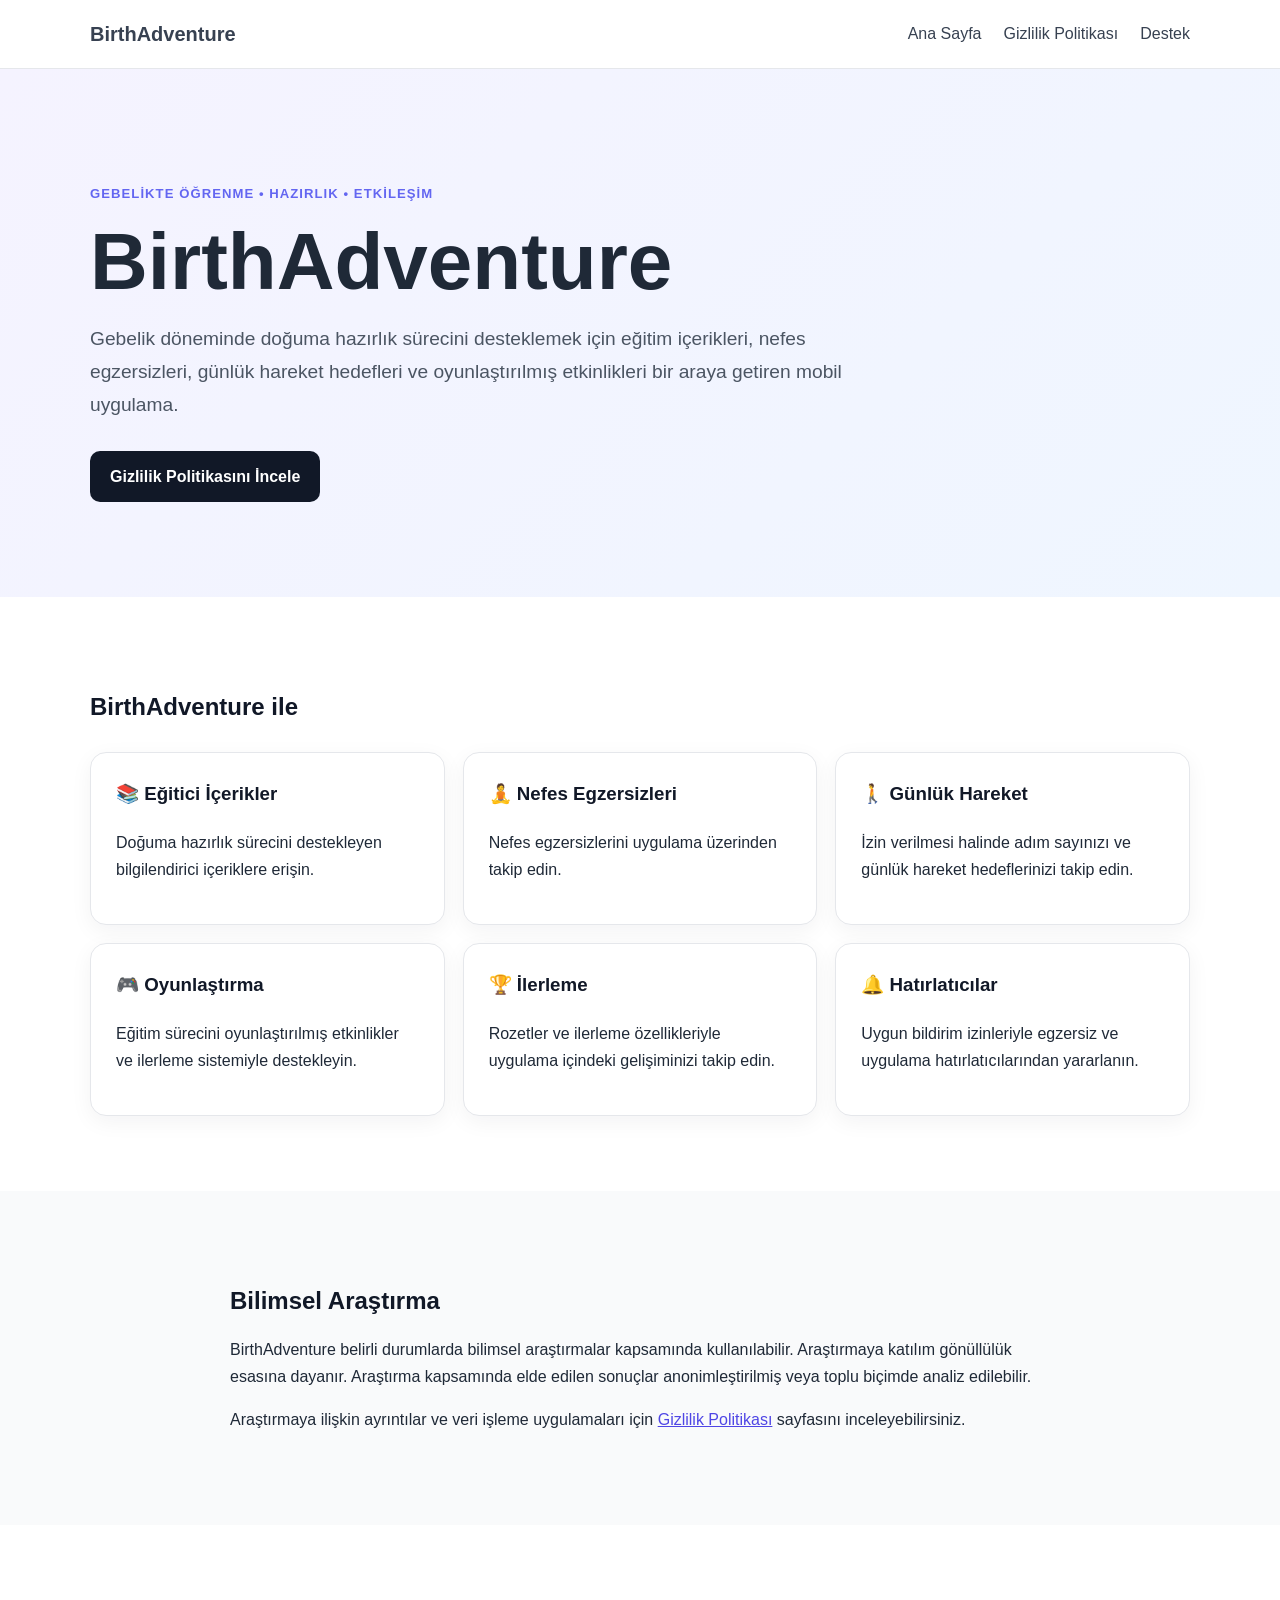
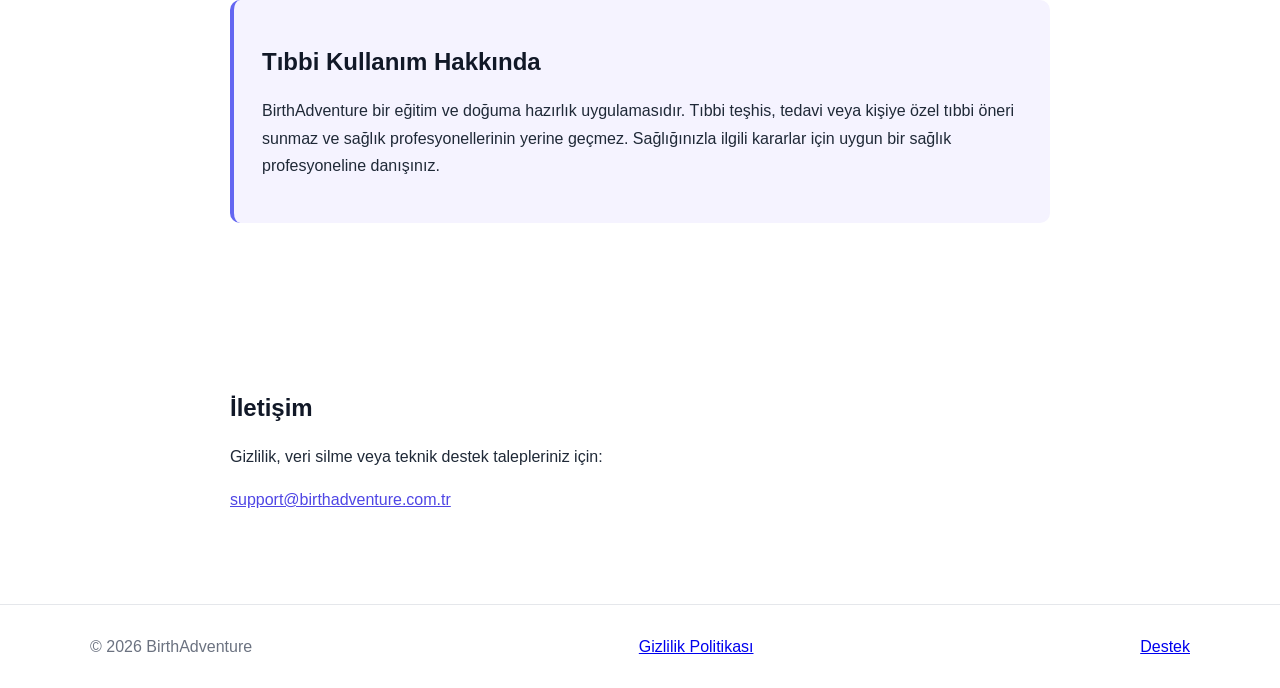
<file: index.html>
<!DOCTYPE html>
<html lang="tr">
<head>
  <meta charset="UTF-8">
  <meta name="viewport" content="width=device-width, initial-scale=1.0">
  <title>BirthAdventure | Gebelikte Öğrenme ve Doğuma Hazırlık</title>
  <meta name="description" content="BirthAdventure, gebelik döneminde eğitim, nefes egzersizleri, günlük hareket hedefleri ve oyunlaştırılmış etkinlikler sunan mobil uygulamadır.">
  <link rel="stylesheet" href="style.css">
</head>
<body>
<header class="site-header">
  <div class="container nav">
    <a class="brand" href="index.html">BirthAdventure</a>
    <nav>
      <a href="index.html">Ana Sayfa</a>
      <a href="privacy.html">Gizlilik Politikası</a>
       <a href="support.html">Destek</a>
    </nav>
  </div>
</header>

<main>
  <section class="hero">
    <div class="container">
      <span class="eyebrow">Gebelikte Öğrenme • Hazırlık • Etkileşim</span>
      <h1>BirthAdventure</h1>
      <p class="lead">
        Gebelik döneminde doğuma hazırlık sürecini desteklemek için eğitim içerikleri,
        nefes egzersizleri, günlük hareket hedefleri ve oyunlaştırılmış etkinlikleri
        bir araya getiren mobil uygulama.
      </p>
      <div class="actions">
        <a class="button" href="privacy.html">Gizlilik Politikasını İncele</a>
      </div>
    </div>
  </section>

  <section class="section">
    <div class="container">
      <h2>BirthAdventure ile</h2>
      <div class="cards">
        <article class="card"><h3>📚 Eğitici İçerikler</h3><p>Doğuma hazırlık sürecini destekleyen bilgilendirici içeriklere erişin.</p></article>
        <article class="card"><h3>🧘 Nefes Egzersizleri</h3><p>Nefes egzersizlerini uygulama üzerinden takip edin.</p></article>
        <article class="card"><h3>🚶 Günlük Hareket</h3><p>İzin verilmesi halinde adım sayınızı ve günlük hareket hedeflerinizi takip edin.</p></article>
        <article class="card"><h3>🎮 Oyunlaştırma</h3><p>Eğitim sürecini oyunlaştırılmış etkinlikler ve ilerleme sistemiyle destekleyin.</p></article>
        <article class="card"><h3>🏆 İlerleme</h3><p>Rozetler ve ilerleme özellikleriyle uygulama içindeki gelişiminizi takip edin.</p></article>
        <article class="card"><h3>🔔 Hatırlatıcılar</h3><p>Uygun bildirim izinleriyle egzersiz ve uygulama hatırlatıcılarından yararlanın.</p></article>
      </div>
    </div>
  </section>

  <section class="section muted">
    <div class="container narrow">
      <h2>Bilimsel Araştırma</h2>
      <p>
        BirthAdventure belirli durumlarda bilimsel araştırmalar kapsamında kullanılabilir.
        Araştırmaya katılım gönüllülük esasına dayanır. Araştırma kapsamında elde edilen
        sonuçlar anonimleştirilmiş veya toplu biçimde analiz edilebilir.
      </p>
      <p>
        Araştırmaya ilişkin ayrıntılar ve veri işleme uygulamaları için
        <a href="privacy.html">Gizlilik Politikası</a> sayfasını inceleyebilirsiniz.
      </p>
    </div>
  </section>

  <section class="section">
    <div class="container narrow">
      <div class="notice">
        <h2>Tıbbi Kullanım Hakkında</h2>
        <p>
          BirthAdventure bir eğitim ve doğuma hazırlık uygulamasıdır. Tıbbi teşhis,
          tedavi veya kişiye özel tıbbi öneri sunmaz ve sağlık profesyonellerinin
          yerine geçmez. Sağlığınızla ilgili kararlar için uygun bir sağlık
          profesyoneline danışınız.
        </p>
      </div>
    </div>
  </section>

  <section class="section">
    <div class="container narrow">
      <h2>İletişim</h2>
      <p>Gizlilik, veri silme veya teknik destek talepleriniz için:</p>
      <p><a href="mailto:support@birthadventure.com.tr">support@birthadventure.com.tr</a></p>
    </div>
  </section>
</main>

<footer class="footer">
  <div class="container footer-inner">
    <span>© 2026 BirthAdventure</span>
    <a href="privacy.html">Gizlilik Politikası</a>
    <a href="support.html">Destek</a>
  </div>
</footer>
</body>
</html>
</file>
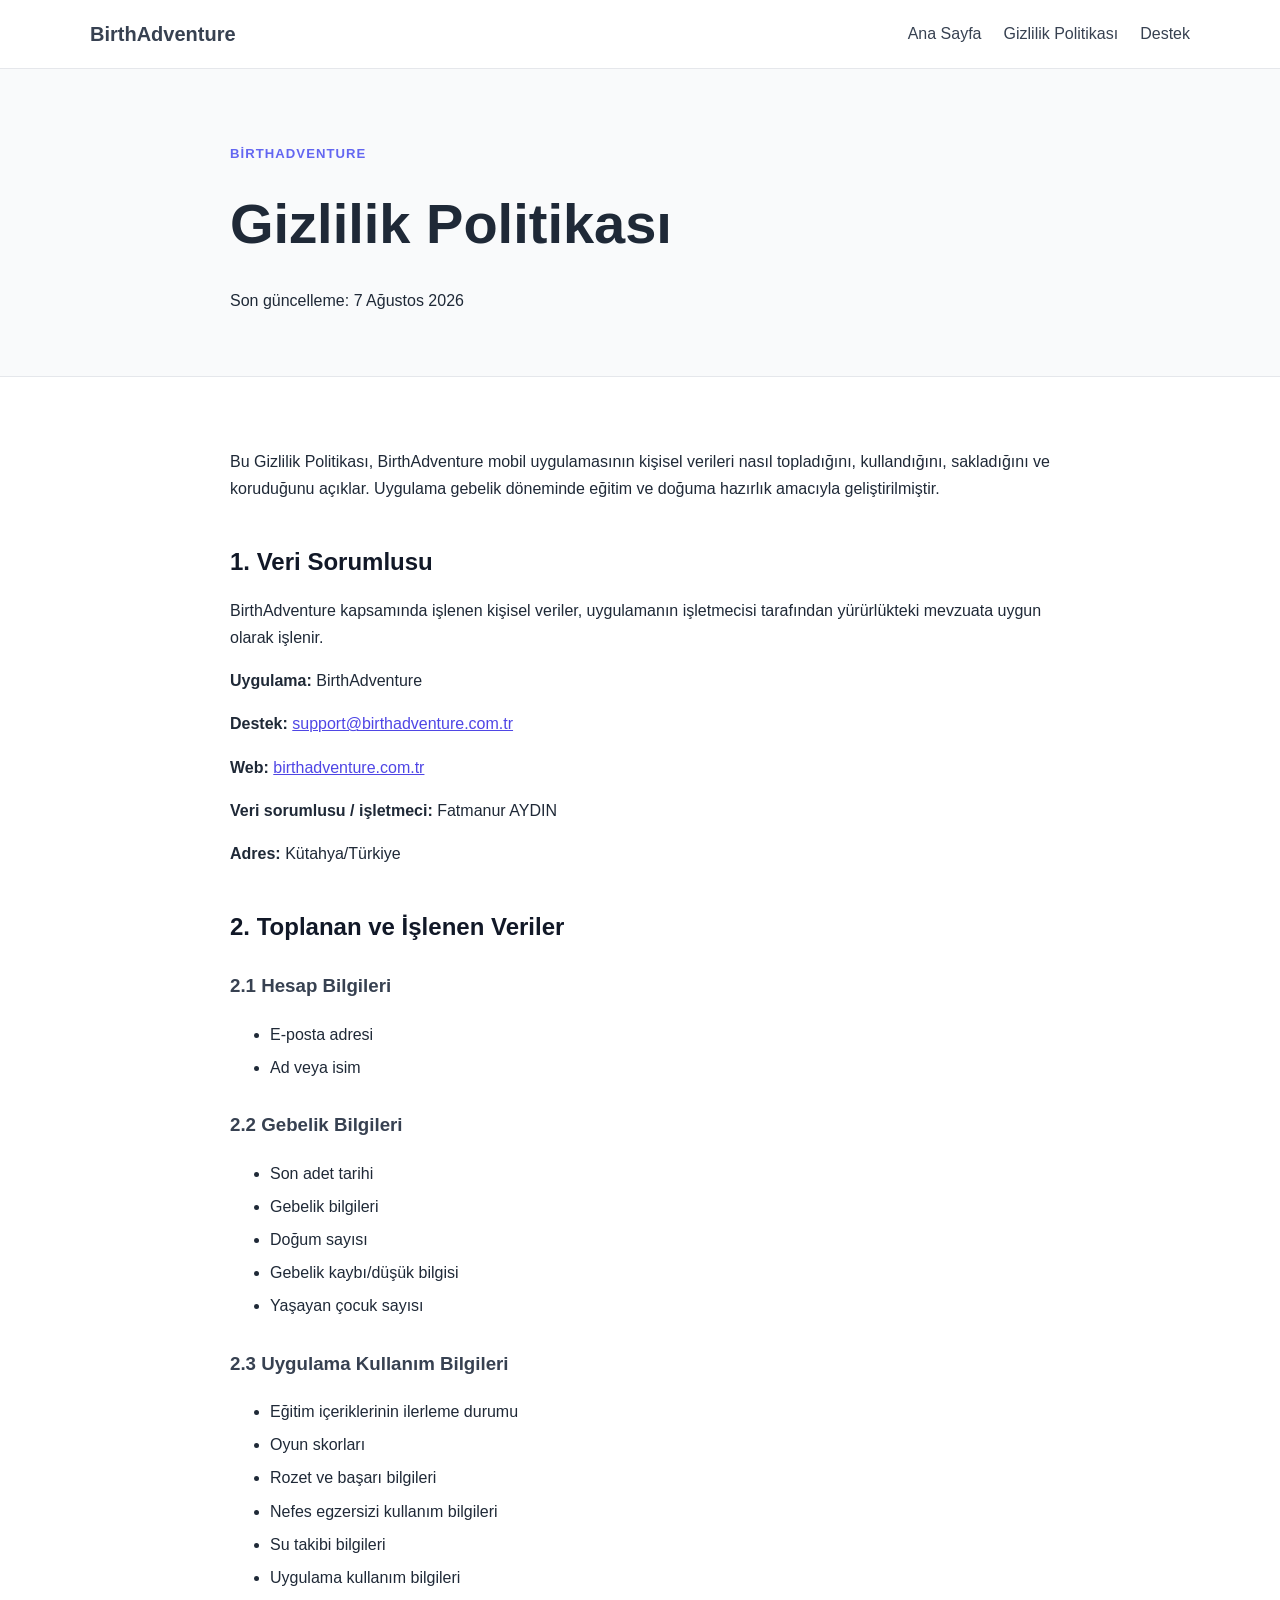
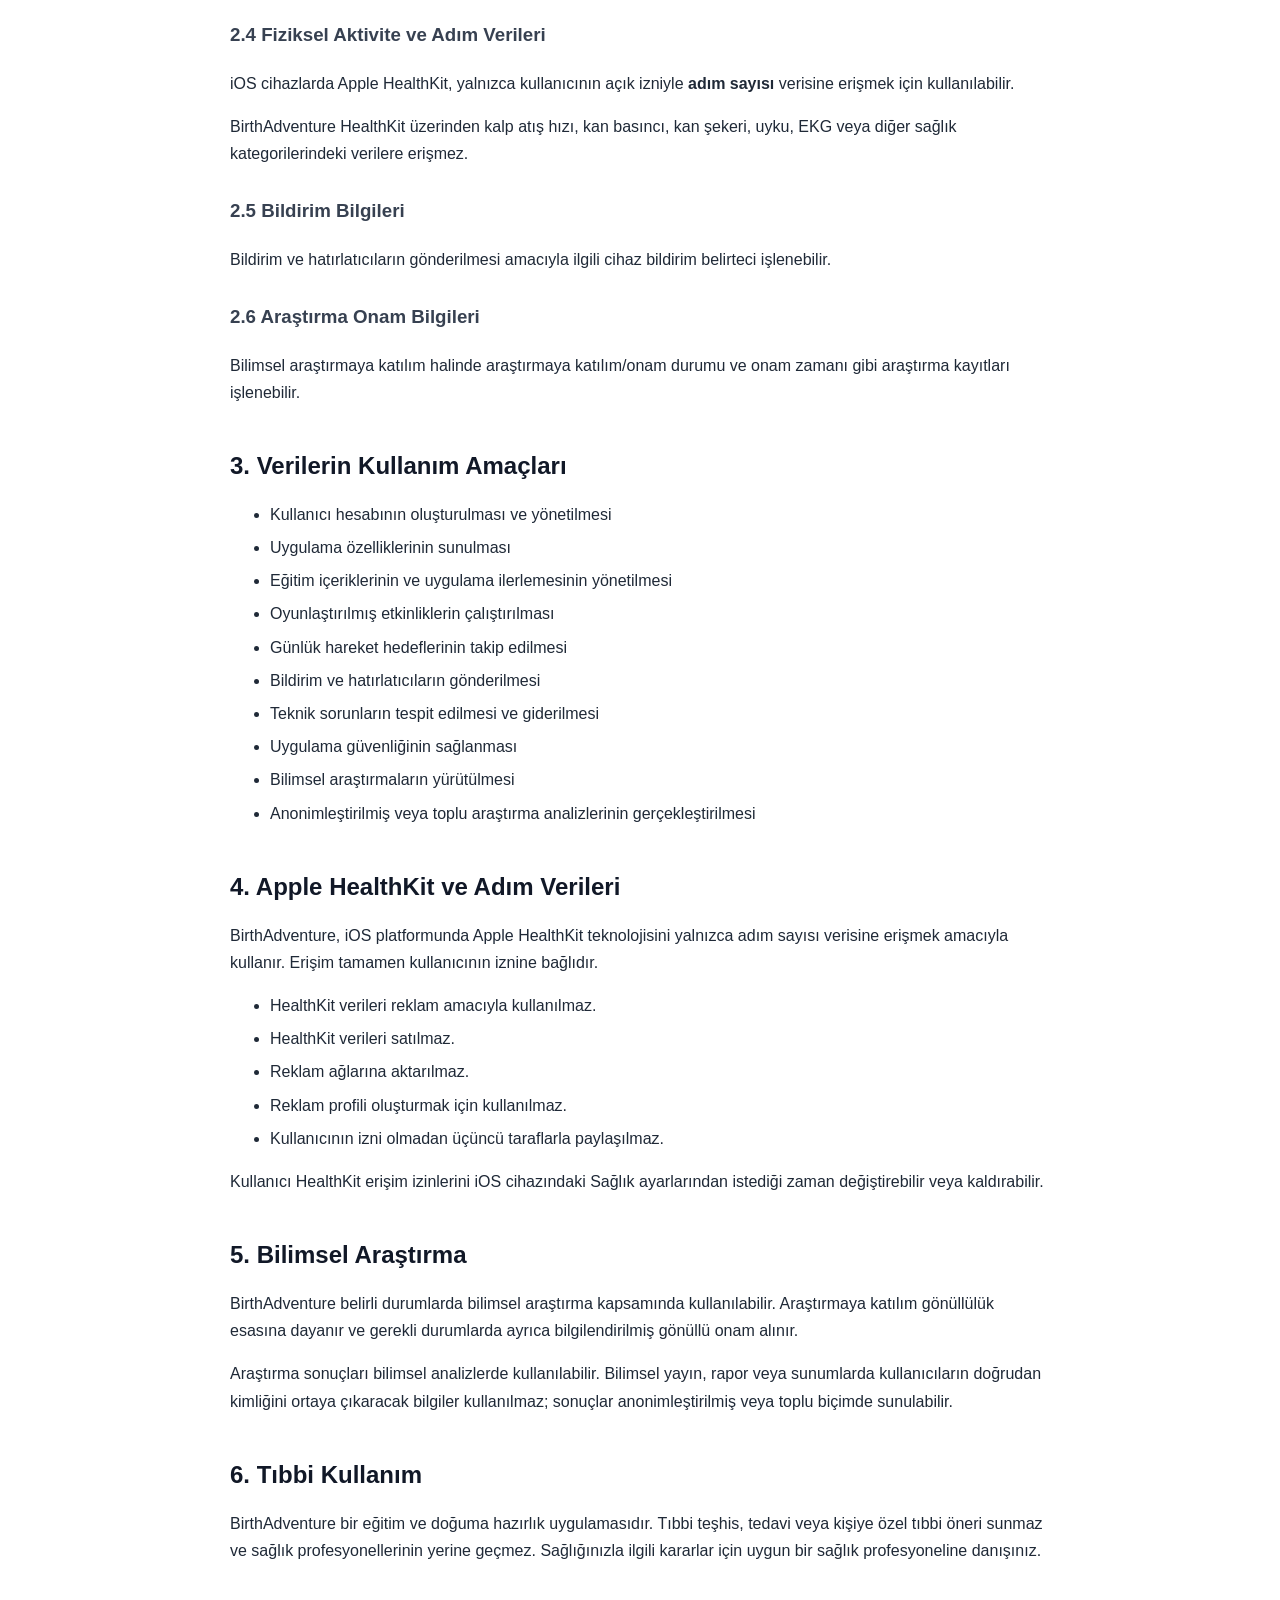
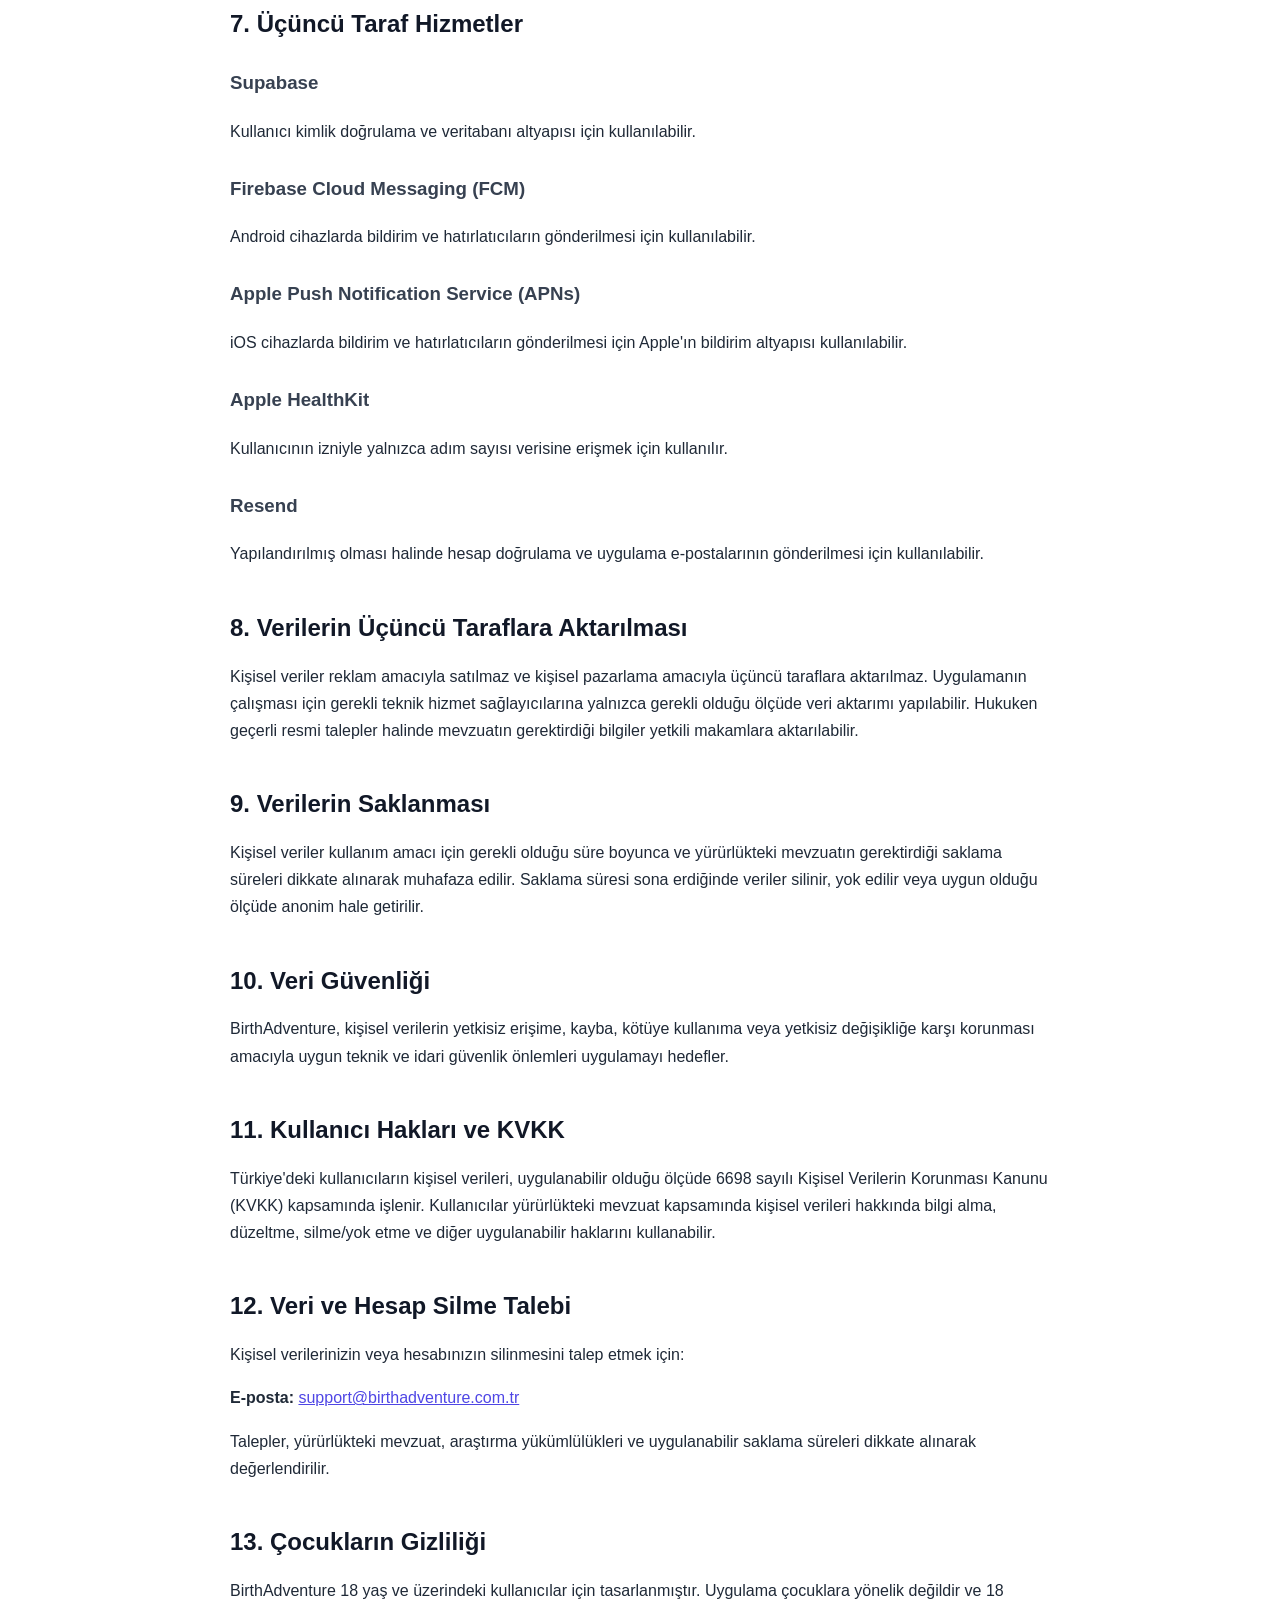
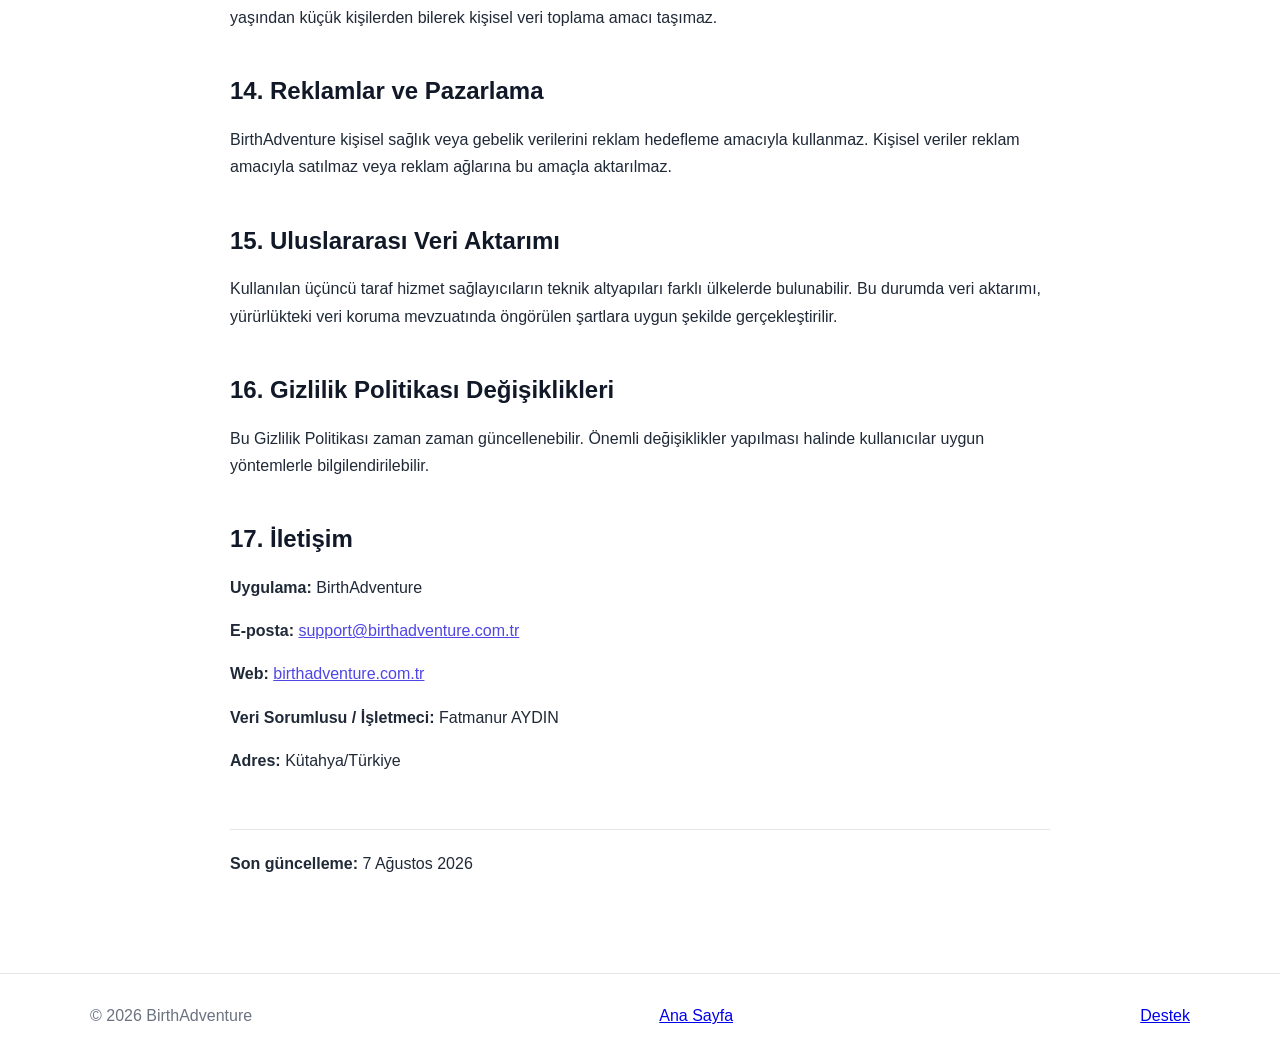
<file: privacy.html>
<!DOCTYPE html>
<html lang="tr">
<head>
  <meta charset="UTF-8">
  <meta name="viewport" content="width=device-width, initial-scale=1.0">
  <title>Gizlilik Politikası | BirthAdventure</title>
  <meta name="description" content="BirthAdventure gizlilik politikası ve kişisel verilerin işlenmesine ilişkin bilgiler.">
  <link rel="stylesheet" href="style.css">
</head>
<body>
<header class="site-header">
  <div class="container nav">
    <a class="brand" href="index.html">BirthAdventure</a>
    <nav>
      <a href="index.html">Ana Sayfa</a>
      <a href="privacy.html">Gizlilik Politikası</a>
      <a href="support.html">Destek</a>
    </nav>
  </div>
</header>

<main>
  <section class="page-header">
    <div class="container narrow">
      <span class="eyebrow">BirthAdventure</span>
      <h1>Gizlilik Politikası</h1>
      <p>Son güncelleme: 7 Ağustos 2026</p>
    </div>
  </section>

  <article class="legal container narrow">
    <p>
      Bu Gizlilik Politikası, BirthAdventure mobil uygulamasının kişisel verileri
      nasıl topladığını, kullandığını, sakladığını ve koruduğunu açıklar.
      Uygulama gebelik döneminde eğitim ve doğuma hazırlık amacıyla geliştirilmiştir.
    </p>

    <h2>1. Veri Sorumlusu</h2>
    <p>
      BirthAdventure kapsamında işlenen kişisel veriler, uygulamanın işletmecisi
      tarafından yürürlükteki mevzuata uygun olarak işlenir.
    </p>
    <p><strong>Uygulama:</strong> BirthAdventure</p>
    <p><strong>Destek:</strong> <a href="mailto:support@birthadventure.com.tr">support@birthadventure.com.tr</a></p>
    <p><strong>Web:</strong> <a href="https://birthadventure.com.tr">birthadventure.com.tr</a></p>
    <p><strong>Veri sorumlusu / işletmeci:</strong> Fatmanur AYDIN</p>
    <p><strong>Adres:</strong> Kütahya/Türkiye</p>

    <h2>2. Toplanan ve İşlenen Veriler</h2>

    <h3>2.1 Hesap Bilgileri</h3>
    <ul>
      <li>E-posta adresi</li>
      <li>Ad veya isim</li>
    </ul>

    <h3>2.2 Gebelik Bilgileri</h3>
    <ul>
      <li>Son adet tarihi</li>
      <li>Gebelik bilgileri</li>
      <li>Doğum sayısı</li>
      <li>Gebelik kaybı/düşük bilgisi</li>
      <li>Yaşayan çocuk sayısı</li>
    </ul>

    <h3>2.3 Uygulama Kullanım Bilgileri</h3>
    <ul>
      <li>Eğitim içeriklerinin ilerleme durumu</li>
      <li>Oyun skorları</li>
      <li>Rozet ve başarı bilgileri</li>
      <li>Nefes egzersizi kullanım bilgileri</li>
      <li>Su takibi bilgileri</li>
      <li>Uygulama kullanım bilgileri</li>
    </ul>

    <h3>2.4 Fiziksel Aktivite ve Adım Verileri</h3>
    <p>
      iOS cihazlarda Apple HealthKit, yalnızca kullanıcının açık izniyle
      <strong>adım sayısı</strong> verisine erişmek için kullanılabilir.
    </p>
    <p>
      BirthAdventure HealthKit üzerinden kalp atış hızı, kan basıncı, kan şekeri,
      uyku, EKG veya diğer sağlık kategorilerindeki verilere erişmez.
    </p>

    <h3>2.5 Bildirim Bilgileri</h3>
    <p>
      Bildirim ve hatırlatıcıların gönderilmesi amacıyla ilgili cihaz bildirim
      belirteci işlenebilir.
    </p>

    <h3>2.6 Araştırma Onam Bilgileri</h3>
    <p>
      Bilimsel araştırmaya katılım halinde araştırmaya katılım/onam durumu ve
      onam zamanı gibi araştırma kayıtları işlenebilir.
    </p>

    <h2>3. Verilerin Kullanım Amaçları</h2>
    <ul>
      <li>Kullanıcı hesabının oluşturulması ve yönetilmesi</li>
      <li>Uygulama özelliklerinin sunulması</li>
      <li>Eğitim içeriklerinin ve uygulama ilerlemesinin yönetilmesi</li>
      <li>Oyunlaştırılmış etkinliklerin çalıştırılması</li>
      <li>Günlük hareket hedeflerinin takip edilmesi</li>
      <li>Bildirim ve hatırlatıcıların gönderilmesi</li>
      <li>Teknik sorunların tespit edilmesi ve giderilmesi</li>
      <li>Uygulama güvenliğinin sağlanması</li>
      <li>Bilimsel araştırmaların yürütülmesi</li>
      <li>Anonimleştirilmiş veya toplu araştırma analizlerinin gerçekleştirilmesi</li>
    </ul>

    <h2>4. Apple HealthKit ve Adım Verileri</h2>
    <p>
      BirthAdventure, iOS platformunda Apple HealthKit teknolojisini yalnızca
      adım sayısı verisine erişmek amacıyla kullanır. Erişim tamamen kullanıcının
      iznine bağlıdır.
    </p>
    <ul>
      <li>HealthKit verileri reklam amacıyla kullanılmaz.</li>
      <li>HealthKit verileri satılmaz.</li>
      <li>Reklam ağlarına aktarılmaz.</li>
      <li>Reklam profili oluşturmak için kullanılmaz.</li>
      <li>Kullanıcının izni olmadan üçüncü taraflarla paylaşılmaz.</li>
    </ul>
    <p>
      Kullanıcı HealthKit erişim izinlerini iOS cihazındaki Sağlık ayarlarından
      istediği zaman değiştirebilir veya kaldırabilir.
    </p>

    <h2>5. Bilimsel Araştırma</h2>
    <p>
      BirthAdventure belirli durumlarda bilimsel araştırma kapsamında kullanılabilir.
      Araştırmaya katılım gönüllülük esasına dayanır ve gerekli durumlarda ayrıca
      bilgilendirilmiş gönüllü onam alınır.
    </p>
    <p>
      Araştırma sonuçları bilimsel analizlerde kullanılabilir. Bilimsel yayın,
      rapor veya sunumlarda kullanıcıların doğrudan kimliğini ortaya çıkaracak
      bilgiler kullanılmaz; sonuçlar anonimleştirilmiş veya toplu biçimde sunulabilir.
    </p>

    <h2>6. Tıbbi Kullanım</h2>
    <p>
      BirthAdventure bir eğitim ve doğuma hazırlık uygulamasıdır. Tıbbi teşhis,
      tedavi veya kişiye özel tıbbi öneri sunmaz ve sağlık profesyonellerinin
      yerine geçmez. Sağlığınızla ilgili kararlar için uygun bir sağlık
      profesyoneline danışınız.
    </p>

    <h2>7. Üçüncü Taraf Hizmetler</h2>
    <h3>Supabase</h3>
    <p>Kullanıcı kimlik doğrulama ve veritabanı altyapısı için kullanılabilir.</p>
    <h3>Firebase Cloud Messaging (FCM)</h3>
    <p>Android cihazlarda bildirim ve hatırlatıcıların gönderilmesi için kullanılabilir.</p>
    <h3>Apple Push Notification Service (APNs)</h3>
    <p>iOS cihazlarda bildirim ve hatırlatıcıların gönderilmesi için Apple'ın bildirim altyapısı kullanılabilir.</p>
    <h3>Apple HealthKit</h3>
    <p>Kullanıcının izniyle yalnızca adım sayısı verisine erişmek için kullanılır.</p>
    <h3>Resend</h3>
    <p>Yapılandırılmış olması halinde hesap doğrulama ve uygulama e-postalarının gönderilmesi için kullanılabilir.</p>

    <h2>8. Verilerin Üçüncü Taraflara Aktarılması</h2>
    <p>
      Kişisel veriler reklam amacıyla satılmaz ve kişisel pazarlama amacıyla üçüncü
      taraflara aktarılmaz. Uygulamanın çalışması için gerekli teknik hizmet
      sağlayıcılarına yalnızca gerekli olduğu ölçüde veri aktarımı yapılabilir.
      Hukuken geçerli resmi talepler halinde mevzuatın gerektirdiği bilgiler yetkili
      makamlara aktarılabilir.
    </p>

    <h2>9. Verilerin Saklanması</h2>
    <p>
      Kişisel veriler kullanım amacı için gerekli olduğu süre boyunca ve yürürlükteki
      mevzuatın gerektirdiği saklama süreleri dikkate alınarak muhafaza edilir.
      Saklama süresi sona erdiğinde veriler silinir, yok edilir veya uygun olduğu
      ölçüde anonim hale getirilir.
    </p>

    <h2>10. Veri Güvenliği</h2>
    <p>
      BirthAdventure, kişisel verilerin yetkisiz erişime, kayba, kötüye kullanıma
      veya yetkisiz değişikliğe karşı korunması amacıyla uygun teknik ve idari
      güvenlik önlemleri uygulamayı hedefler.
    </p>

    <h2>11. Kullanıcı Hakları ve KVKK</h2>
    <p>
      Türkiye'deki kullanıcıların kişisel verileri, uygulanabilir olduğu ölçüde
      6698 sayılı Kişisel Verilerin Korunması Kanunu (KVKK) kapsamında işlenir.
      Kullanıcılar yürürlükteki mevzuat kapsamında kişisel verileri hakkında bilgi
      alma, düzeltme, silme/yok etme ve diğer uygulanabilir haklarını kullanabilir.
    </p>

    <h2>12. Veri ve Hesap Silme Talebi</h2>
    <p>
      Kişisel verilerinizin veya hesabınızın silinmesini talep etmek için:
    </p>
    <p><strong>E-posta:</strong> <a href="mailto:support@birthadventure.com.tr">support@birthadventure.com.tr</a></p>
    <p>
      Talepler, yürürlükteki mevzuat, araştırma yükümlülükleri ve uygulanabilir
      saklama süreleri dikkate alınarak değerlendirilir.
    </p>

    <h2>13. Çocukların Gizliliği</h2>
    <p>
      BirthAdventure 18 yaş ve üzerindeki kullanıcılar için tasarlanmıştır.
      Uygulama çocuklara yönelik değildir ve 18 yaşından küçük kişilerden bilerek
      kişisel veri toplama amacı taşımaz.
    </p>

    <h2>14. Reklamlar ve Pazarlama</h2>
    <p>
      BirthAdventure kişisel sağlık veya gebelik verilerini reklam hedefleme amacıyla
      kullanmaz. Kişisel veriler reklam amacıyla satılmaz veya reklam ağlarına bu
      amaçla aktarılmaz.
    </p>

    <h2>15. Uluslararası Veri Aktarımı</h2>
    <p>
      Kullanılan üçüncü taraf hizmet sağlayıcıların teknik altyapıları farklı
      ülkelerde bulunabilir. Bu durumda veri aktarımı, yürürlükteki veri koruma
      mevzuatında öngörülen şartlara uygun şekilde gerçekleştirilir.
    </p>

    <h2>16. Gizlilik Politikası Değişiklikleri</h2>
    <p>
      Bu Gizlilik Politikası zaman zaman güncellenebilir. Önemli değişiklikler
      yapılması halinde kullanıcılar uygun yöntemlerle bilgilendirilebilir.
    </p>

    <h2>17. İletişim</h2>
    <p><strong>Uygulama:</strong> BirthAdventure</p>
    <p><strong>E-posta:</strong> <a href="mailto:support@birthadventure.com.tr">support@birthadventure.com.tr</a></p>
    <p><strong>Web:</strong> <a href="https://birthadventure.com.tr">birthadventure.com.tr</a></p>
    <p><strong>Veri Sorumlusu / İşletmeci:</strong> Fatmanur AYDIN</p>
    <p><strong>Adres:</strong> Kütahya/Türkiye</p>

    <p class="updated"><strong>Son güncelleme:</strong> 7 Ağustos 2026</p>
  </article>
</main>

<footer class="footer">
  <div class="container footer-inner">
    <span>© 2026 BirthAdventure</span>
    <a href="index.html">Ana Sayfa</a>
    <a href="support.html">Destek</a>
  </div>
</footer>
</body>
</html>
</file>
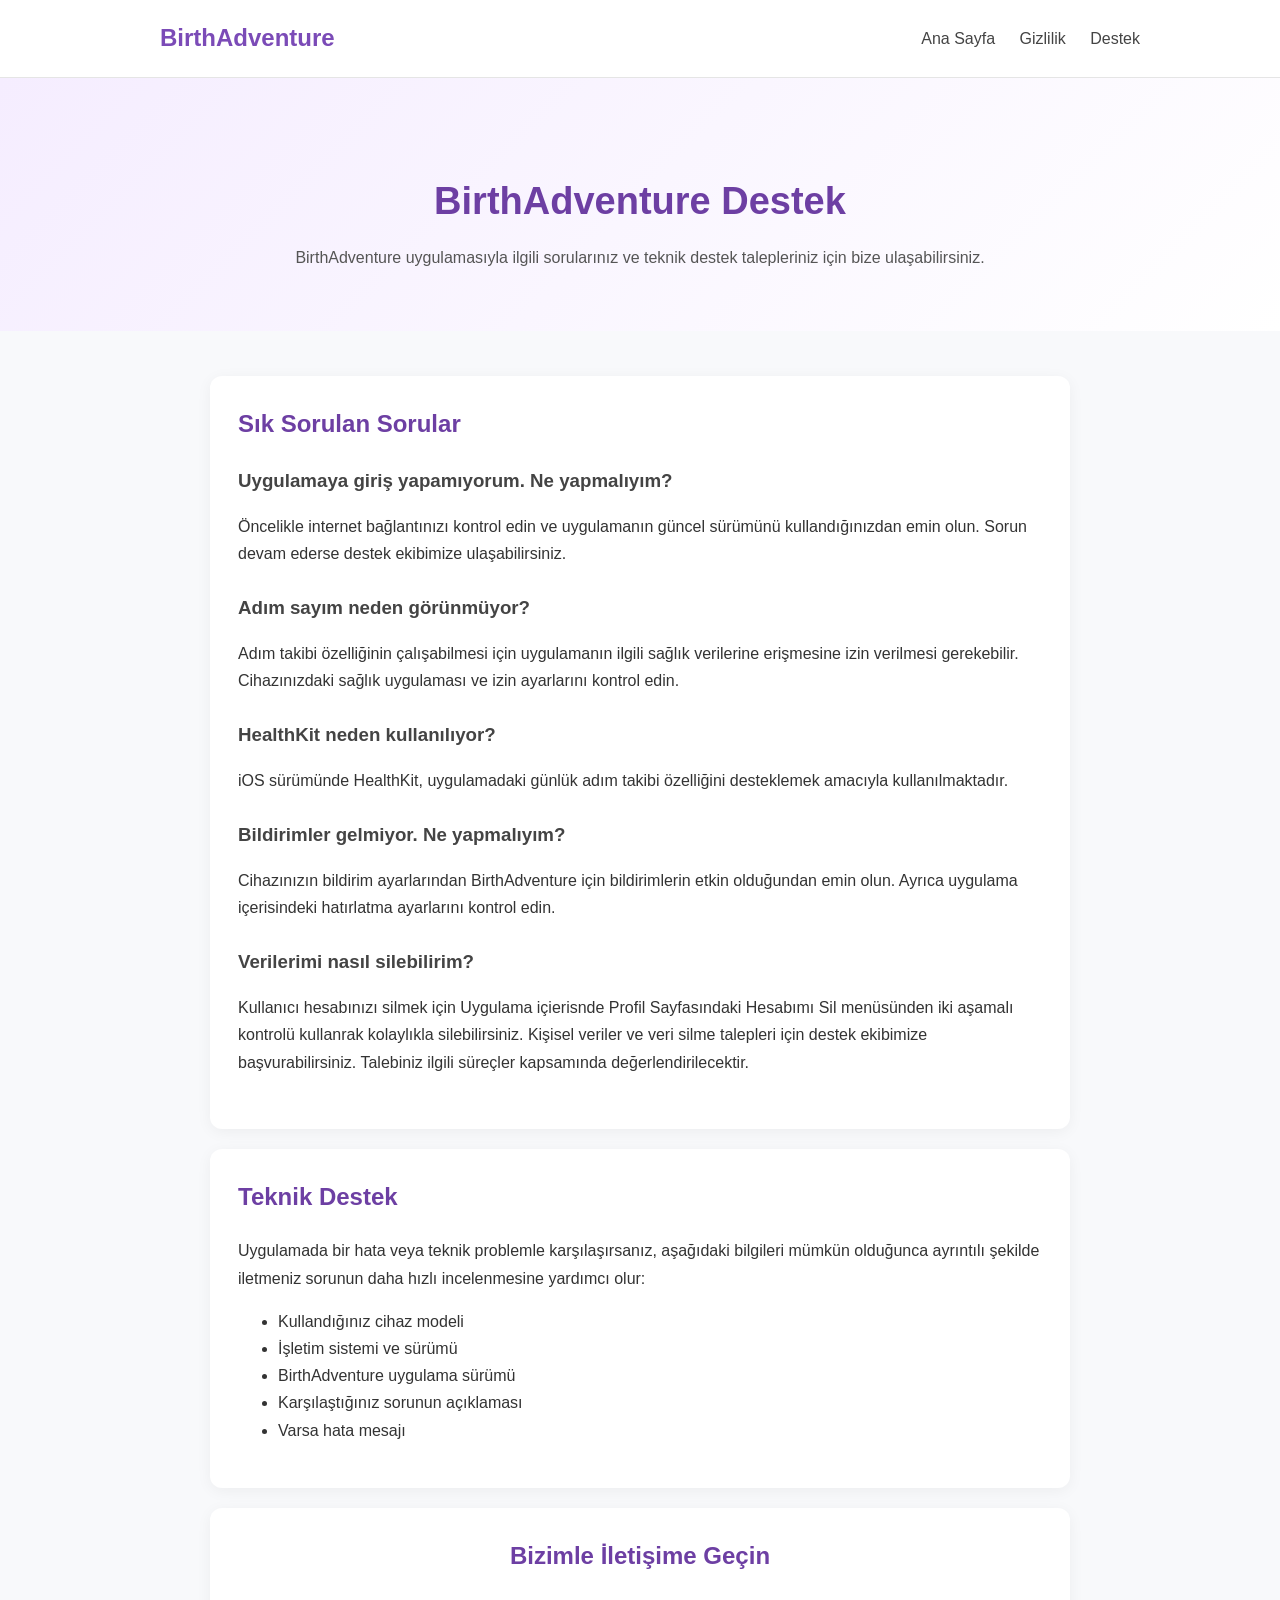
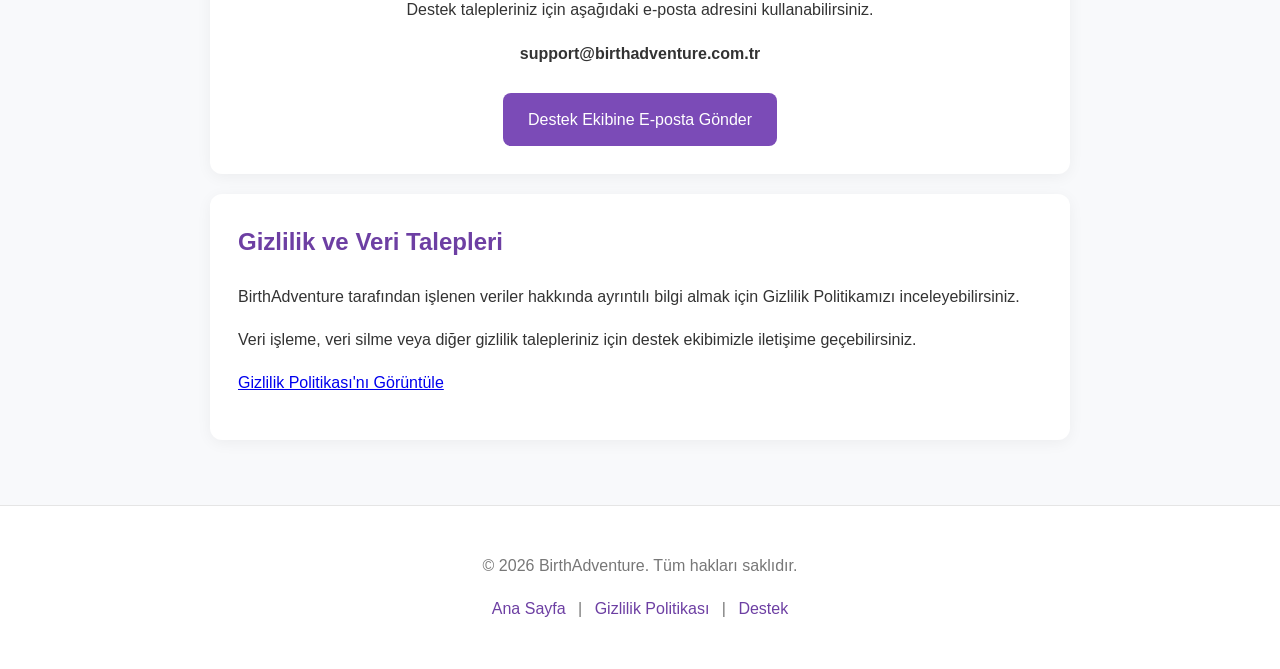
<file: support.html>
<!DOCTYPE html>
<html lang="tr">
<head>
    <meta charset="UTF-8">
    <meta name="viewport" content="width=device-width, initial-scale=1.0">

    <title>Destek - BirthAdventure</title>

    <meta name="description"
          content="BirthAdventure uygulaması için destek, sık sorulan sorular ve iletişim bilgileri.">

    <style>
        * {
            box-sizing: border-box;
        }

        body {
            margin: 0;
            font-family: Arial, Helvetica, sans-serif;
            color: #333;
            background: #f8f9fb;
            line-height: 1.7;
        }

        header {
            background: #ffffff;
            border-bottom: 1px solid #e5e5e5;
            padding: 18px 20px;
        }

        nav {
            max-width: 1000px;
            margin: auto;
            display: flex;
            justify-content: space-between;
            align-items: center;
        }

        .logo {
            font-size: 24px;
            font-weight: bold;
            color: #7b4bb7;
            text-decoration: none;
        }

        nav a {
            margin-left: 20px;
            color: #444;
            text-decoration: none;
        }

        nav a:hover {
            color: #7b4bb7;
        }

        .hero {
            text-align: center;
            padding: 60px 20px;
            background: linear-gradient(135deg, #f5edff, #ffffff);
        }

        .hero h1 {
            color: #6d3fa3;
            font-size: 38px;
            margin-bottom: 10px;
        }

        .hero p {
            color: #555;
            max-width: 700px;
            margin: auto;
        }

        .container {
            max-width: 900px;
            margin: auto;
            padding: 45px 20px;
        }

        .section {
            background: #ffffff;
            padding: 28px;
            margin-bottom: 20px;
            border-radius: 12px;
            box-shadow: 0 3px 15px rgba(0,0,0,0.05);
        }

        .section h2 {
            color: #6d3fa3;
            margin-top: 0;
        }

        .faq {
            margin-bottom: 25px;
        }

        .faq h3 {
            margin-bottom: 8px;
            color: #444;
        }

        .contact {
            text-align: center;
        }

        .contact-button {
            display: inline-block;
            padding: 13px 25px;
            background: #7b4bb7;
            color: white;
            text-decoration: none;
            border-radius: 8px;
            margin-top: 10px;
        }

        .contact-button:hover {
            background: #653b99;
        }

        footer {
            text-align: center;
            padding: 30px 20px;
            background: white;
            border-top: 1px solid #e5e5e5;
            color: #777;
        }

        footer a {
            color: #6d3fa3;
            text-decoration: none;
            margin: 0 8px;
        }

        @media (max-width: 600px) {
            nav {
                flex-direction: column;
                gap: 10px;
            }

            nav a {
                margin: 0 8px;
            }

            .hero h1 {
                font-size: 32px;
            }
        }
    </style>
</head>

<body>

<header>
    <nav>
        <a class="logo" href="index.html">BirthAdventure</a>

        <div>
            <a href="index.html">Ana Sayfa</a>
            <a href="privacy.html">Gizlilik</a>
            <a href="support.html">Destek</a>
        </div>
    </nav>
</header>

<section class="hero">
    <h1>BirthAdventure Destek</h1>

    <p>
        BirthAdventure uygulamasıyla ilgili sorularınız ve teknik
        destek talepleriniz için bize ulaşabilirsiniz.
    </p>
</section>

<main class="container">

    <section class="section">
        <h2>Sık Sorulan Sorular</h2>

        <div class="faq">
            <h3>Uygulamaya giriş yapamıyorum. Ne yapmalıyım?</h3>

            <p>
                Öncelikle internet bağlantınızı kontrol edin ve uygulamanın
                güncel sürümünü kullandığınızdan emin olun. Sorun devam ederse
                destek ekibimize ulaşabilirsiniz.
            </p>
        </div>

        <div class="faq">
            <h3>Adım sayım neden görünmüyor?</h3>

            <p>
                Adım takibi özelliğinin çalışabilmesi için uygulamanın ilgili
                sağlık verilerine erişmesine izin verilmesi gerekebilir.
                Cihazınızdaki sağlık uygulaması ve izin ayarlarını kontrol edin.
            </p>
        </div>

        <div class="faq">
            <h3>HealthKit neden kullanılıyor?</h3>

            <p>
                iOS sürümünde HealthKit, uygulamadaki günlük adım takibi
                özelliğini desteklemek amacıyla kullanılmaktadır.
            </p>
        </div>

        <div class="faq">
            <h3>Bildirimler gelmiyor. Ne yapmalıyım?</h3>

            <p>
                Cihazınızın bildirim ayarlarından BirthAdventure için
                bildirimlerin etkin olduğundan emin olun. Ayrıca uygulama
                içerisindeki hatırlatma ayarlarını kontrol edin.
            </p>
        </div>

        <div class="faq">
            <h3>Verilerimi nasıl silebilirim?</h3>

            <p>
                Kullanıcı hesabınızı silmek için Uygulama içierisnde Profil Sayfasındaki Hesabımı Sil menüsünden iki aşamalı kontrolü kullanrak kolaylıkla silebilirsiniz. Kişisel veriler ve veri silme talepleri için destek ekibimize
                başvurabilirsiniz. Talebiniz ilgili süreçler kapsamında
                değerlendirilecektir.
            </p>
        </div>

    </section>


    <section class="section">

        <h2>Teknik Destek</h2>

        <p>
            Uygulamada bir hata veya teknik problemle karşılaşırsanız,
            aşağıdaki bilgileri mümkün olduğunca ayrıntılı şekilde
            iletmeniz sorunun daha hızlı incelenmesine yardımcı olur:
        </p>

        <ul>
            <li>Kullandığınız cihaz modeli</li>
            <li>İşletim sistemi ve sürümü</li>
            <li>BirthAdventure uygulama sürümü</li>
            <li>Karşılaştığınız sorunun açıklaması</li>
            <li>Varsa hata mesajı</li>
        </ul>

    </section>


    <section class="section contact">

        <h2>Bizimle İletişime Geçin</h2>

        <p>
            Destek talepleriniz için aşağıdaki e-posta adresini
            kullanabilirsiniz.
        </p>

        <p>
            <strong>support@birthadventure.com.tr</strong>
        </p>

        <a class="contact-button"
           href="mailto:support@birthadventure.com.tr">
            Destek Ekibine E-posta Gönder
        </a>

    </section>


    <section class="section">

        <h2>Gizlilik ve Veri Talepleri</h2>

        <p>
            BirthAdventure tarafından işlenen veriler hakkında ayrıntılı
            bilgi almak için Gizlilik Politikamızı inceleyebilirsiniz.
        </p>

        <p>
            Veri işleme, veri silme veya diğer gizlilik talepleriniz için
            destek ekibimizle iletişime geçebilirsiniz.
        </p>

        <p>
            <a href="privacy.html">
                Gizlilik Politikası'nı Görüntüle
            </a>
        </p>

    </section>

</main>

<footer>

    <p>© 2026 BirthAdventure. Tüm hakları saklıdır.</p>

    <p>
        <a href="index.html">Ana Sayfa</a>
        |
        <a href="privacy.html">Gizlilik Politikası</a>
        |
        <a href="support.html">Destek</a>
    </p>

</footer>

</body>
</html>
</file>
<file: style.css>
*{box-sizing:border-box}html{scroll-behavior:smooth}body{margin:0;font-family:-apple-system,BlinkMacSystemFont,"Segoe UI",Roboto,Arial,sans-serif;color:#1f2937;background:#fff;line-height:1.7}.container{width:min(1100px,92%);margin:auto}.narrow{max-width:820px}.site-header{position:sticky;top:0;background:rgba(255,255,255,.96);border-bottom:1px solid #e5e7eb;z-index:10}.nav{min-height:68px;display:flex;align-items:center;justify-content:space-between;gap:24px}.brand{font-size:1.25rem;font-weight:800;color:#111827;text-decoration:none}.nav nav{display:flex;gap:22px}.nav a{color:#374151;text-decoration:none}.nav a:hover{color:#111827}.hero{padding:110px 0 95px;background:linear-gradient(135deg,#f5f3ff,#eff6ff)}.eyebrow{font-size:.82rem;font-weight:700;letter-spacing:.08em;text-transform:uppercase;color:#6366f1}.hero h1{font-size:clamp(2.8rem,7vw,5rem);line-height:1.05;margin:14px 0}.lead{font-size:1.2rem;max-width:760px;color:#4b5563}.actions{margin-top:30px}.button{display:inline-block;background:#111827;color:#fff;text-decoration:none;padding:12px 20px;border-radius:10px;font-weight:700}.section{padding:75px 0}.section h2,.legal h2{color:#111827;line-height:1.25}.cards{display:grid;grid-template-columns:repeat(3,1fr);gap:18px;margin-top:30px}.card{padding:25px;border:1px solid #e5e7eb;border-radius:16px;background:#fff;box-shadow:0 6px 22px rgba(17,24,39,.05)}.card h3{margin-top:0;color:#111827}.muted{background:#f9fafb}.notice{padding:28px;border-left:4px solid #6366f1;background:#f5f3ff;border-radius:10px}.page-header{padding:70px 0 45px;background:#f9fafb;border-bottom:1px solid #e5e7eb}.page-header h1{font-size:clamp(2.2rem,5vw,3.5rem);margin:10px 0}.legal{padding:55px 0 80px}.legal h2{margin-top:45px}.legal h3{margin-top:28px;color:#374151}.legal li{margin:6px 0}.legal a,.section a{color:#4f46e5}.updated{margin-top:55px;padding-top:20px;border-top:1px solid #e5e7eb}.footer{border-top:1px solid #e5e7eb;padding:28px 0;color:#6b7280}.footer-inner{display:flex;justify-content:space-between;align-items:center}@media(max-width:768px){.nav{min-height:auto;flex-direction:column;align-items:flex-start;gap:16px}.nav nav{flex-direction:column;gap:12px}.cards{grid-template-columns:1fr}.hero{padding:70px 0 60px}.section{padding:50px 0}.page-header{padding:50px 0 30px}}
</file>
